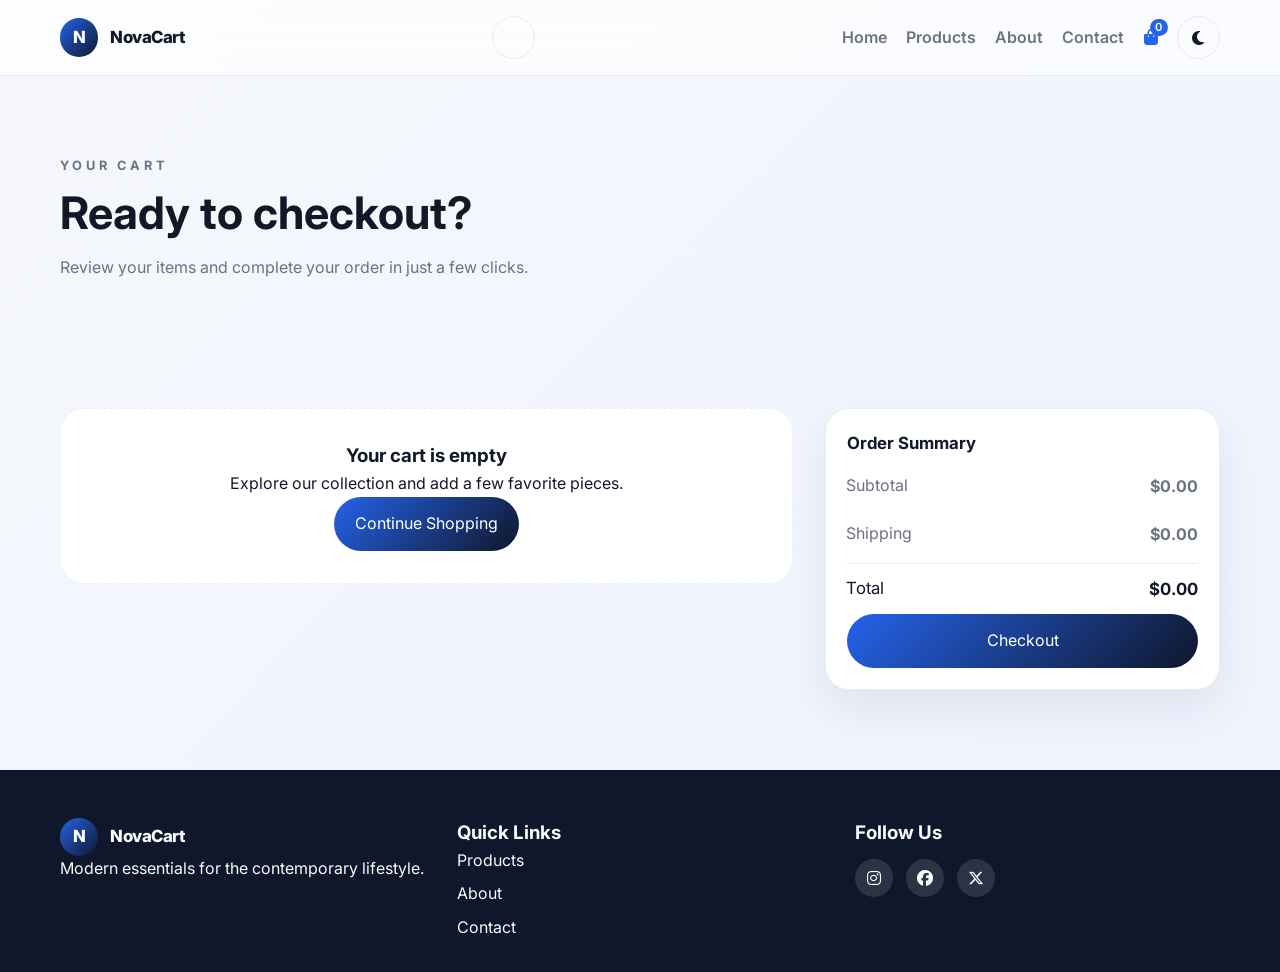
<file: cart.html>
<!DOCTYPE html>
<html lang="en" data-theme="light">
  <head>
    <meta charset="UTF-8" />
    <meta name="viewport" content="width=device-width, initial-scale=1.0" />
    <title>Cart | NovaCart</title>
    <link rel="preconnect" href="https://fonts.googleapis.com" />
    <link rel="preconnect" href="https://fonts.gstatic.com" crossorigin />
    <link
      href="https://fonts.googleapis.com/css2?family=Inter:wght@400;500;600;700;800&display=swap"
      rel="stylesheet"
    />
    <link
      rel="stylesheet"
      href="https://cdnjs.cloudflare.com/ajax/libs/font-awesome/6.5.2/css/all.min.css"
    />
    <link rel="stylesheet" href="style.css" />
    <script src="script.js" defer></script>
  </head>
  <body>
    <div class="loader" id="loader">
      <div class="loader-ring"></div>
    </div>

    <header class="site-header">
      <div class="container nav-bar">
        <a class="brand" href="index.html">
          <span class="brand-mark">N</span>
          <span>NovaCart</span>
        </a>
        <button class="menu-toggle" aria-label="Open navigation" aria-expanded="false">
          <span></span>
          <span></span>
          <span></span>
        </button>
        <nav class="main-nav" aria-label="Primary navigation">
          <a href="index.html">Home</a>
          <a href="products.html">Products</a>
          <a href="about.html">About</a>
          <a href="contact.html">Contact</a>
          <a href="cart.html" class="nav-cart active">
            <i class="fa-solid fa-bag-shopping"></i>
            <span class="cart-count" id="cartCount">0</span>
          </a>
          <button class="theme-toggle" id="themeToggle" aria-label="Theme toggle">
            <i class="fa-solid fa-moon"></i>
          </button>
        </nav>
      </div>
    </header>

    <main>
      <section class="page-hero">
        <div class="container">
          <p class="eyebrow">Your Cart</p>
          <h1>Ready to checkout?</h1>
          <p>Review your items and complete your order in just a few clicks.</p>
        </div>
      </section>

      <section class="section">
        <div class="container cart-layout">
          <div class="cart-items" id="cartItems"></div>
          <aside class="summary-card">
            <h2>Order Summary</h2>
            <div class="summary-row"><span>Subtotal</span><strong id="subtotal">$0.00</strong></div>
            <div class="summary-row"><span>Shipping</span><strong id="shipping">$0.00</strong></div>
            <div class="summary-row total"><span>Total</span><strong id="total">$0.00</strong></div>
            <button class="btn btn-primary full-width">Checkout</button>
          </aside>
        </div>
      </section>
    </main>

    <footer class="site-footer">
      <div class="container footer-grid">
        <div>
          <a class="brand" href="index.html">
            <span class="brand-mark">N</span>
            <span>NovaCart</span>
          </a>
          <p>Modern essentials for the contemporary lifestyle.</p>
        </div>
        <div>
          <h3>Quick Links</h3>
          <ul>
            <li><a href="products.html">Products</a></li>
            <li><a href="about.html">About</a></li>
            <li><a href="contact.html">Contact</a></li>
          </ul>
        </div>
        <div>
          <h3>Follow Us</h3>
          <div class="social-links">
            <a href="#"><i class="fa-brands fa-instagram"></i></a>
            <a href="#"><i class="fa-brands fa-facebook"></i></a>
            <a href="#"><i class="fa-brands fa-x-twitter"></i></a>
          </div>
        </div>
      </div>
    </footer>

    <button class="back-to-top" id="backToTop" aria-label="Back to top">
      <i class="fa-solid fa-arrow-up"></i>
    </button>
  </body>
</html>
</file>
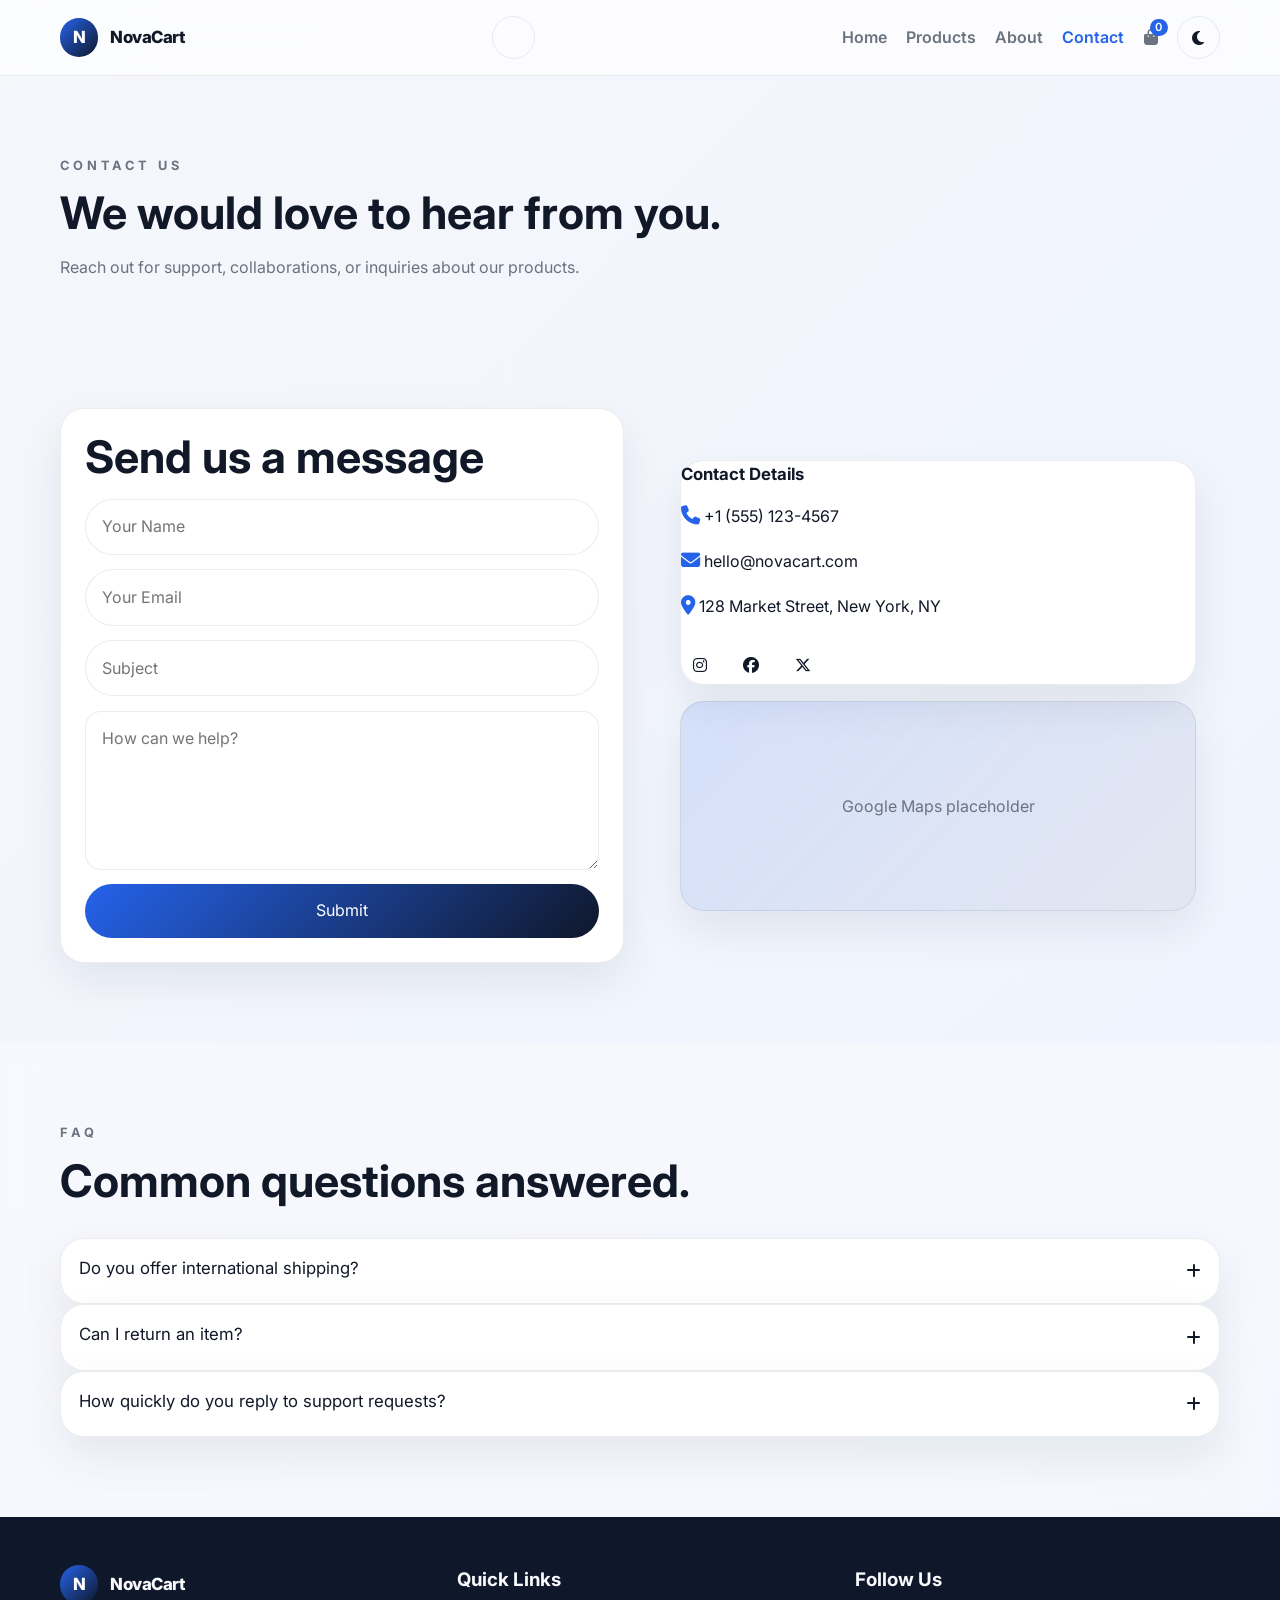
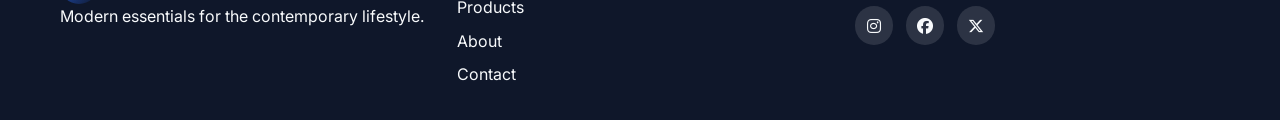
<file: contact.html>
<!DOCTYPE html>
<html lang="en" data-theme="light">
  <head>
    <meta charset="UTF-8" />
    <meta name="viewport" content="width=device-width, initial-scale=1.0" />
    <title>Contact NovaCart</title>
    <link rel="preconnect" href="https://fonts.googleapis.com" />
    <link rel="preconnect" href="https://fonts.gstatic.com" crossorigin />
    <link
      href="https://fonts.googleapis.com/css2?family=Inter:wght@400;500;600;700;800&display=swap"
      rel="stylesheet"
    />
    <link
      rel="stylesheet"
      href="https://cdnjs.cloudflare.com/ajax/libs/font-awesome/6.5.2/css/all.min.css"
    />
    <link rel="stylesheet" href="style.css" />
    <script src="script.js" defer></script>
  </head>
  <body>
    <div class="loader" id="loader">
      <div class="loader-ring"></div>
    </div>

    <header class="site-header">
      <div class="container nav-bar">
        <a class="brand" href="index.html">
          <span class="brand-mark">N</span>
          <span>NovaCart</span>
        </a>
        <button class="menu-toggle" aria-label="Open navigation" aria-expanded="false">
          <span></span>
          <span></span>
          <span></span>
        </button>
        <nav class="main-nav" aria-label="Primary navigation">
          <a href="index.html">Home</a>
          <a href="products.html">Products</a>
          <a href="about.html">About</a>
          <a href="contact.html" class="active">Contact</a>
          <a href="cart.html" class="nav-cart">
            <i class="fa-solid fa-bag-shopping"></i>
            <span class="cart-count" id="cartCount">0</span>
          </a>
          <button class="theme-toggle" id="themeToggle" aria-label="Theme toggle">
            <i class="fa-solid fa-moon"></i>
          </button>
        </nav>
      </div>
    </header>

    <main>
      <section class="page-hero">
        <div class="container">
          <p class="eyebrow">Contact Us</p>
          <h1>We would love to hear from you.</h1>
          <p>Reach out for support, collaborations, or inquiries about our products.</p>
        </div>
      </section>

      <section class="section">
        <div class="container contact-grid">
          <div class="contact-card reveal">
            <h2>Send us a message</h2>
            <form class="contact-form" id="contactForm">
              <input type="text" placeholder="Your Name" required />
              <input type="email" placeholder="Your Email" required />
              <input type="text" placeholder="Subject" required />
              <textarea rows="5" placeholder="How can we help?" required></textarea>
              <button class="btn btn-primary" type="submit">Submit</button>
            </form>
          </div>
          <div class="contact-details reveal">
            <div class="glass-card">
              <h3>Contact Details</h3>
              <ul>
                <li><i class="fa-solid fa-phone"></i> +1 (555) 123-4567</li>
                <li><i class="fa-solid fa-envelope"></i> hello@novacart.com</li>
                <li><i class="fa-solid fa-location-dot"></i> 128 Market Street, New York, NY</li>
              </ul>
              <div class="social-links large">
                <a href="#"><i class="fa-brands fa-instagram"></i></a>
                <a href="#"><i class="fa-brands fa-facebook"></i></a>
                <a href="#"><i class="fa-brands fa-x-twitter"></i></a>
              </div>
            </div>
            <div class="glass-card map-placeholder">
              <p>Google Maps placeholder</p>
            </div>
          </div>
        </div>
      </section>

      <section class="section alt-bg">
        <div class="container faq-section">
          <div class="section-head reveal">
            <p class="eyebrow">FAQ</p>
            <h2>Common questions answered.</h2>
          </div>
          <div class="faq-list">
            <article class="faq-item reveal">
              <button class="faq-question">
                <span>Do you offer international shipping?</span>
                <i class="fa-solid fa-plus"></i>
              </button>
              <div class="faq-answer">
                <p>Yes, we ship to most international destinations with reliable delivery options.</p>
              </div>
            </article>
            <article class="faq-item reveal">
              <button class="faq-question">
                <span>Can I return an item?</span>
                <i class="fa-solid fa-plus"></i>
              </button>
              <div class="faq-answer">
                <p>We offer a 30-day return window for unused products in their original packaging.</p>
              </div>
            </article>
            <article class="faq-item reveal">
              <button class="faq-question">
                <span>How quickly do you reply to support requests?</span>
                <i class="fa-solid fa-plus"></i>
              </button>
              <div class="faq-answer">
                <p>Our support team typically responds within 24 hours during business days.</p>
              </div>
            </article>
          </div>
        </div>
      </section>
    </main>

    <footer class="site-footer">
      <div class="container footer-grid">
        <div>
          <a class="brand" href="index.html">
            <span class="brand-mark">N</span>
            <span>NovaCart</span>
          </a>
          <p>Modern essentials for the contemporary lifestyle.</p>
        </div>
        <div>
          <h3>Quick Links</h3>
          <ul>
            <li><a href="products.html">Products</a></li>
            <li><a href="about.html">About</a></li>
            <li><a href="contact.html">Contact</a></li>
          </ul>
        </div>
        <div>
          <h3>Follow Us</h3>
          <div class="social-links">
            <a href="#"><i class="fa-brands fa-instagram"></i></a>
            <a href="#"><i class="fa-brands fa-facebook"></i></a>
            <a href="#"><i class="fa-brands fa-x-twitter"></i></a>
          </div>
        </div>
      </div>
    </footer>

    <button class="back-to-top" id="backToTop" aria-label="Back to top">
      <i class="fa-solid fa-arrow-up"></i>
    </button>
  </body>
</html>
</file>
<file: style.css>
:root {
  --bg: #f5f7fb;
  --surface: #ffffff;
  --surface-2: rgba(255,255,255,0.7);
  --text: #111827;
  --muted: #6b7280;
  --primary: #2563eb;
  --primary-dark: #1d4ed8;
  --accent: #0f172a;
  --border: rgba(17, 24, 39, 0.08);
  --shadow: 0 18px 45px rgba(15, 23, 42, 0.08);
  --radius: 24px;
}

html[data-theme='dark'] {
  --bg: #060816;
  --surface: #111827;
  --surface-2: rgba(17,24,39,0.8);
  --text: #f8fafc;
  --muted: #cbd5e1;
  --primary: #60a5fa;
  --primary-dark: #3b82f6;
  --accent: #dbeafe;
  --border: rgba(255,255,255,0.08);
  --shadow: 0 18px 45px rgba(2, 8, 23, 0.45);
}

* {
  box-sizing: border-box;
  margin: 0;
  padding: 0;
}

html {
  scroll-behavior: smooth;
}

body {
  font-family: 'Inter', sans-serif;
  background: linear-gradient(135deg, var(--bg), #eef3ff);
  color: var(--text);
  line-height: 1.6;
  overflow-x: hidden;
  transition: background 0.3s ease, color 0.3s ease;
}

img {
  width: 100%;
  display: block;
  object-fit: cover;
}

a {
  color: inherit;
  text-decoration: none;
}

button,
input,
select,
textarea {
  font: inherit;
}

.container {
  width: min(1160px, calc(100% - 2rem));
  margin: 0 auto;
}

.section {
  padding: 5rem 0;
}

.alt-bg {
  background: rgba(255,255,255,0.36);
  backdrop-filter: blur(16px);
}

html[data-theme='dark'] .alt-bg {
  background: rgba(17,24,39,0.6);
}

.site-header {
  position: sticky;
  top: 0;
  z-index: 1000;
  background: var(--surface-2);
  backdrop-filter: blur(18px);
  border-bottom: 1px solid var(--border);
}

.nav-bar {
  display: flex;
  align-items: center;
  justify-content: space-between;
  padding: 1rem 0;
  gap: 1rem;
}

.brand {
  display: flex;
  align-items: center;
  gap: 0.75rem;
  font-weight: 800;
  letter-spacing: -0.03em;
  font-size: 1.05rem;
}

.brand-mark {
  display: grid;
  place-items: center;
  width: 2.4rem;
  height: 2.4rem;
  border-radius: 50%;
  background: linear-gradient(135deg, var(--primary), var(--accent));
  color: white;
}

.main-nav {
  display: flex;
  align-items: center;
  gap: 1.2rem;
}

.main-nav a,
.theme-toggle,
.menu-toggle {
  background: transparent;
  border: 0;
  color: var(--text);
  cursor: pointer;
}

.main-nav a {
  font-weight: 600;
  color: var(--muted);
  transition: color 0.2s ease;
}

.main-nav a:hover,
.main-nav a.active {
  color: var(--primary);
}

.nav-cart {
  position: relative;
}

.cart-count {
  position: absolute;
  top: -6px;
  right: -10px;
  display: inline-grid;
  place-items: center;
  width: 1.1rem;
  height: 1.1rem;
  border-radius: 50%;
  background: var(--primary);
  color: white;
  font-size: 0.7rem;
}

.theme-toggle,
.menu-toggle {
  width: 2.7rem;
  height: 2.7rem;
  border-radius: 50%;
  display: grid;
  place-items: center;
  border: 1px solid var(--border);
}

.hero,
.page-hero {
  padding: 5rem 0 3rem;
}

.hero-grid,
.about-grid,
.contact-grid,
.cart-layout {
  display: grid;
  gap: 2rem;
  align-items: center;
}

.hero-grid {
  grid-template-columns: 1.1fr 0.9fr;
}

.eyebrow {
  text-transform: uppercase;
  letter-spacing: 0.3em;
  font-weight: 700;
  color: var(--primary);
  margin-bottom: 0.8rem;
  font-size: 0.8rem;
}

.hero-content h1,
.page-hero h1,
.section-head h2,
.about-grid h2,
.contact-card h2 {
  font-size: clamp(2rem, 3.5vw, 3.2rem);
  line-height: 1.1;
  margin-bottom: 1rem;
}

.hero-content p,
.page-hero p,
.section-head p,
.about-grid p,
.contact-details p,
.newsletter p,
.product-info p,
.info-card p,
.testimonial-card p,
.service-card p,
.faq-answer p,
.timeline-item p {
  color: var(--muted);
}

.hero-actions {
  display: flex;
  flex-wrap: wrap;
  gap: 1rem;
  margin: 1.5rem 0;
}

.btn {
  display: inline-flex;
  align-items: center;
  justify-content: center;
  gap: 0.4rem;
  padding: 0.9rem 1.3rem;
  border-radius: 999px;
  transition: transform 0.2s ease, box-shadow 0.2s ease, background 0.3s ease;
  border: 0;
  cursor: pointer;
}

.btn:hover {
  transform: translateY(-2px);
  box-shadow: var(--shadow);
}

.btn-primary {
  background: linear-gradient(135deg, var(--primary), var(--accent));
  color: white;
}

.btn-primary:hover {
  background: linear-gradient(135deg, var(--primary-dark), var(--primary));
}

.btn-secondary {
  background: var(--surface);
  border: 1px solid var(--border);
  color: var(--text);
}

.btn.small {
  padding: 0.7rem 1rem;
  font-size: 0.9rem;
}

.btn.full-width {
  width: 100%;
}

.hero-stats {
  display: flex;
  flex-wrap: wrap;
  gap: 1rem;
  margin-top: 1.5rem;
}

.hero-stats div {
  padding: 1rem 1.1rem;
  border-radius: 18px;
  background: var(--surface);
  box-shadow: var(--shadow);
}

.hero-stats strong {
  display: block;
  font-size: 1.1rem;
}

.hero-stats span {
  color: var(--muted);
  font-size: 0.9rem;
}

.hero-visual {
  position: relative;
  min-height: 420px;
}

.glass-card,
.category-card,
.product-card,
.info-card,
.testimonial-card,
.contact-card,
.summary-card,
.team-card,
.service-card,
.stat-card,
.cart-item,
.faq-item {
  background: var(--surface);
  border: 1px solid var(--border);
  box-shadow: var(--shadow);
  border-radius: var(--radius);
}

.large-card {
  overflow: hidden;
  height: 100%;
}

.large-card img {
  height: 100%;
  min-height: 420px;
  transition: transform 0.4s ease;
}

.large-card:hover img {
  transform: scale(1.05);
}

.floating-card {
  position: absolute;
  left: -1rem;
  bottom: 1rem;
  padding: 1.2rem 1.2rem 1rem;
  max-width: 260px;
}

.section-head {
  margin-bottom: 2rem;
}

.category-grid,
.product-grid,
.service-list,
.team-grid,
.stats-grid,
.testimonial-list,
.info-cards {
  display: grid;
  gap: 1.3rem;
}

.category-grid {
  grid-template-columns: repeat(4, 1fr);
}

.category-card {
  overflow: hidden;
  transition: transform 0.25s ease;
}

.category-card:hover,
.product-card:hover,
.team-card:hover,
.service-card:hover,
.info-card:hover,
.testimonial-card:hover,
.cart-item:hover {
  transform: translateY(-4px);
}

.category-card img {
  height: 180px;
}

.category-card div {
  padding: 1rem;
}

.home-products,
.product-grid {
  grid-template-columns: repeat(4, 1fr);
}

.product-card {
  overflow: hidden;
  position: relative;
  padding-bottom: 1rem;
}

.product-card img {
  height: 220px;
  transition: transform 0.35s ease;
}

.product-card:hover img {
  transform: scale(1.06);
}

.badge {
  position: absolute;
  top: 1rem;
  left: 1rem;
  z-index: 2;
  padding: 0.35rem 0.7rem;
  border-radius: 999px;
  background: white;
  color: var(--primary);
  font-size: 0.8rem;
  font-weight: 700;
}

.product-info {
  padding: 1rem;
}

.product-info h3,
.category-card h3,
.info-card h3,
.testimonial-card h4,
.service-card h3,
.team-card h3,
.summary-card h2,
.contact-details h3,
.faq-question span {
  font-size: 1.05rem;
  margin-bottom: 0.35rem;
}

.rating {
  color: #f59e0b;
  margin-bottom: 0.3rem;
}

.why-grid {
  display: grid;
  grid-template-columns: 0.8fr 1.2fr;
  gap: 2rem;
  align-items: center;
}

.info-cards {
  grid-template-columns: repeat(3, 1fr);
}

.info-card,
.service-card,
.stat-card,
.testimonial-card,
.team-card {
  padding: 1.3rem;
}

.info-card i,
.service-card i,
.contact-details li i {
  color: var(--primary);
  font-size: 1.2rem;
  margin-bottom: 0.7rem;
}

.testimonials-grid {
  display: grid;
  gap: 2rem;
}

.testimonial-list {
  display: grid;
  grid-template-columns: repeat(3, 1fr);
  gap: 1.2rem;
}

.newsletter {
  display: flex;
  justify-content: space-between;
  align-items: center;
  gap: 1rem;
  padding: 2rem;
  border-radius: var(--radius);
  background: linear-gradient(135deg, rgba(37,99,235,0.12), rgba(15,23,42,0.08));
  border: 1px solid var(--border);
}

.newsletter-form {
  display: flex;
  gap: 0.7rem;
  flex-wrap: wrap;
  width: min(100%, 460px);
}

.newsletter-form input,
.search-box input,
.contact-form input,
.contact-form textarea,
.toolbar select {
  width: 100%;
  padding: 0.9rem 1rem;
  border-radius: 999px;
  border: 1px solid var(--border);
  background: var(--surface);
  color: var(--text);
}

.contact-form textarea {
  border-radius: 1rem;
  min-height: 120px;
  resize: vertical;
}

.site-footer {
  padding: 3rem 0 2rem;
  background: var(--accent);
  color: #f8fafc;
}

.footer-grid {
  display: grid;
  grid-template-columns: repeat(3, 1fr);
  gap: 2rem;
}

.site-footer ul {
  list-style: none;
  display: grid;
  gap: 0.5rem;
}

.social-links {
  display: flex;
  gap: 0.8rem;
  margin-top: 0.7rem;
}

.social-links a {
  display: inline-grid;
  place-items: center;
  width: 2.4rem;
  height: 2.4rem;
  border-radius: 50%;
  background: rgba(255,255,255,0.12);
}

.back-to-top {
  position: fixed;
  right: 1.2rem;
  bottom: 1.2rem;
  width: 3rem;
  height: 3rem;
  border: 0;
  border-radius: 50%;
  background: var(--primary);
  color: white;
  cursor: pointer;
  box-shadow: var(--shadow);
  opacity: 0;
  pointer-events: none;
  transition: opacity 0.25s ease;
}

.back-to-top.show {
  opacity: 1;
  pointer-events: auto;
}

.loader {
  position: fixed;
  inset: 0;
  z-index: 9999;
  background: var(--bg);
  display: grid;
  place-items: center;
  transition: opacity 0.3s ease;
}

.loader.hidden {
  opacity: 0;
  pointer-events: none;
}

.loader-ring {
  width: 56px;
  height: 56px;
  border: 4px solid rgba(37, 99, 235, 0.2);
  border-top-color: var(--primary);
  border-radius: 50%;
  animation: spin 0.9s linear infinite;
}

.reveal {
  opacity: 0;
  transform: translateY(24px);
  transition: all 0.75s ease;
}

.reveal.visible {
  opacity: 1;
  transform: translateY(0);
}

.toolbar {
  display: flex;
  justify-content: space-between;
  align-items: center;
  gap: 1rem;
  margin-bottom: 1.5rem;
  flex-wrap: wrap;
}

.search-box {
  position: relative;
  width: min(100%, 320px);
}

.search-box i {
  position: absolute;
  left: 1rem;
  top: 50%;
  transform: translateY(-50%);
  color: var(--muted);
}

.search-box input {
  padding-left: 2.7rem;
}

.toolbar-controls {
  display: flex;
  gap: 0.8rem;
  flex-wrap: wrap;
}

.toolbar select {
  min-width: 170px;
  border-radius: 0.9rem;
}

.pagination {
  display: flex;
  justify-content: center;
  gap: 0.6rem;
  margin-top: 1.8rem;
}

.pagination button {
  width: 2.5rem;
  height: 2.5rem;
  border: 0;
  border-radius: 50%;
  background: var(--surface);
  color: var(--text);
  cursor: pointer;
}

.pagination button.active {
  background: var(--primary);
  color: white;
}

.about-grid,
.split-grid,
.contact-grid {
  grid-template-columns: 1fr 1fr;
}

.service-list,
.team-grid,
.stats-grid,
.testimonial-list {
  grid-template-columns: repeat(3, 1fr);
}

.contact-card,
.contact-details {
  padding: 1.5rem;
}

.contact-form {
  display: grid;
  gap: 0.9rem;
}

.contact-details ul {
  list-style: none;
  display: grid;
  gap: 0.8rem;
  margin: 1rem 0 1.2rem;
}

.map-placeholder {
  margin-top: 1rem;
  padding: 1.3rem;
  min-height: 210px;
  display: grid;
  place-items: center;
  background: linear-gradient(135deg, rgba(37,99,235,0.14), rgba(15,23,42,0.06));
}

.faq-item {
  padding: 1rem 1.1rem;
}

.faq-question {
  width: 100%;
  background: none;
  border: 0;
  display: flex;
  align-items: center;
  justify-content: space-between;
  cursor: pointer;
  color: var(--text);
  text-align: left;
}

.faq-answer {
  max-height: 0;
  overflow: hidden;
  transition: max-height 0.3s ease;
}

.faq-item.active .faq-answer {
  max-height: 120px;
  margin-top: 0.7rem;
}

.cart-layout {
  grid-template-columns: 1.3fr 0.7fr;
  align-items: start;
}

.cart-items {
  display: grid;
  gap: 1rem;
}

.cart-item {
  display: grid;
  grid-template-columns: 110px 1fr auto;
  gap: 1rem;
  padding: 1rem;
  align-items: center;
}

.cart-item img {
  height: 100px;
  border-radius: 14px;
}

.cart-controls {
  display: flex;
  gap: 0.6rem;
  align-items: center;
}

.qty-btn {
  width: 2rem;
  height: 2rem;
  border-radius: 50%;
  border: 0;
  background: var(--surface-2);
  cursor: pointer;
}

.summary-card {
  padding: 1.3rem;
  position: sticky;
  top: 5.5rem;
}

.summary-row {
  display: flex;
  justify-content: space-between;
  padding: 0.7rem 0;
  color: var(--muted);
}

.summary-row.total {
  border-top: 1px solid var(--border);
  margin-top: 0.3rem;
  color: var(--text);
  font-size: 1.05rem;
}

.empty-state {
  padding: 2rem;
  text-align: center;
  border: 1px dashed var(--border);
  border-radius: var(--radius);
  background: var(--surface);
}

@keyframes spin {
  to {
    transform: rotate(360deg);
  }
}

@media (max-width: 980px) {
  .category-grid,
  .home-products,
  .product-grid,
  .service-list,
  .team-grid,
  .stats-grid,
  .testimonial-list,
  .info-cards,
  .about-grid,
  .split-grid,
  .contact-grid,
  .cart-layout {
    grid-template-columns: 1fr 1fr;
  }

  .why-grid {
    grid-template-columns: 1fr;
  }

  .hero-grid {
    grid-template-columns: 1fr;
  }
}

@media (max-width: 760px) {
  .main-nav {
    position: absolute;
    top: 100%;
    left: 0;
    right: 0;
    flex-direction: column;
    align-items: flex-start;
    padding: 1rem;
    background: var(--surface);
    border-bottom: 1px solid var(--border);
    display: none;
  }

  .main-nav.open {
    display: flex;
  }

  .menu-toggle {
    display: grid;
  }

  .category-grid,
  .home-products,
  .product-grid,
  .service-list,
  .team-grid,
  .stats-grid,
  .testimonial-list,
  .info-cards,
  .about-grid,
  .split-grid,
  .contact-grid,
  .cart-layout,
  .footer-grid,
  .hero-grid {
    grid-template-columns: 1fr;
  }

  .newsletter,
  .toolbar,
  .cart-item {
    flex-direction: column;
    align-items: stretch;
  }

  .cart-item {
    grid-template-columns: 1fr;
  }

  .hero,
  .page-hero {
    padding-top: 3.2rem;
  }

  .nav-bar {
    position: relative;
  }
}
</file>
